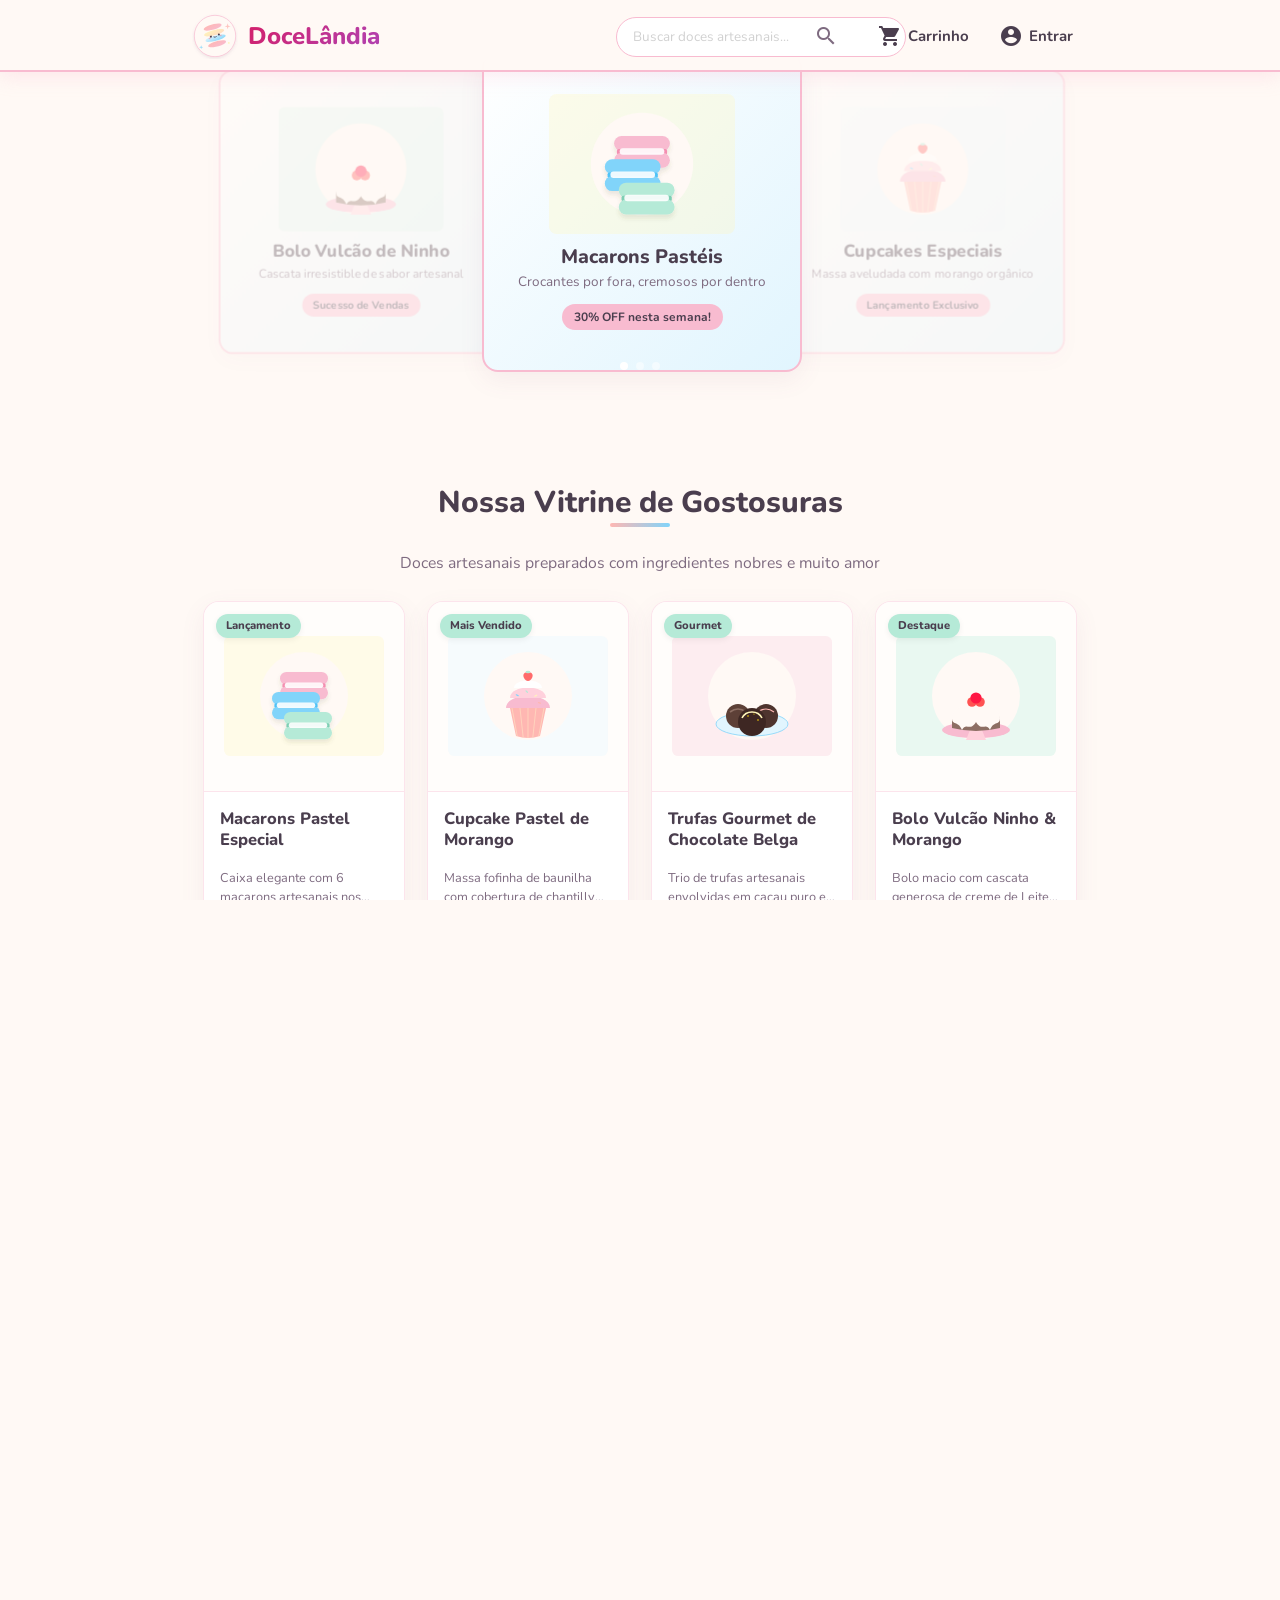
<file: DoceLândia/index.html>
<!DOCTYPE html>
<html lang="pt-BR">
<head>
  <meta charset="UTF-8" />
  <meta name="viewport" content="width=device-width, initial-scale=1.0" />
  <title>DoceLândia - Confeitaria Artesanal & Guloseimas Pastéis</title>
  <meta name="description" content="Vitrine digital da DoceLândia. Encontre os melhores doces artesanais, macarons, cupcakes, bolos e trufas gourmet com entrega rápida." />
  
  <!-- Google Fonts & Material Icons -->
  <link rel="preconnect" href="https://fonts.googleapis.com" />
  <link rel="preconnect" href="https://fonts.gstatic.com" crossorigin />
  <link href="https://fonts.googleapis.com/css2?family=Nunito:wght@400;600;700;800;900&display=swap" rel="stylesheet" />
  <link href="https://fonts.googleapis.com/icon?family=Material+Icons" rel="stylesheet" />

  <!-- Materialize CSS (v1.0.0 via CDN) -->
  <link rel="stylesheet" href="https://cdnjs.cloudflare.com/ajax/libs/materialize/1.0.0/css/materialize.min.css" />

  <!-- Custom CSS -->
  <link rel="stylesheet" href="assets/css/style.css" />
</head>
<body>

  <!-- Dropdown Structure for Logged In User -->
  <ul id="userDropdown" class="dropdown-content c-navbar__dropdown">
    <li><a href="#!" onclick="M.toast({html: 'Perfil do usuário', classes: 'c-toast-success'})"><i class="material-icons">person</i> Meu Perfil</a></li>
    <li><a href="carrinho.html"><i class="material-icons">shopping_bag</i> Meus Pedidos</a></li>
    <li class="divider"></li>
    <li><a href="#!" onclick="logoutUser()"><i class="material-icons">exit_to_app</i> Sair</a></li>
  </ul>

  <!-- Navbar -->
  <header class="navbar-fixed">
    <nav class="c-navbar">
      <div class="nav-wrapper container">
        <!-- Logo -->
        <a href="index.html" class="c-navbar__brand left">
          <img src="assets/images/logo-marshmallow.svg" alt="DoceLândia Marshmallow Logo" class="c-navbar__logo-img" />
          <span class="c-navbar__brand-text">DoceLândia</span>
        </a>

        <!-- Mobile Trigger -->
        <a href="#" data-target="mobileNav" class="sidenav-trigger right hide-on-med-and-up waves-effect waves-light" style="color: var(--color-text-main);">
          <i class="material-icons">menu</i>
        </a>

        <!-- Desktop Navigation Right -->
        <ul class="right hide-on-small-only" style="display: flex; align-items: center;">
          <!-- Search Input -->
          <li class="c-navbar__search">
            <input type="text" id="searchInput" class="c-navbar__search-input" placeholder="Buscar doces artesanais..." />
            <button class="c-navbar__search-btn" aria-label="Pesquisar">
              <i class="material-icons">search</i>
            </button>
          </li>

          <!-- Cart Icon with Badge -->
          <li class="c-navbar__nav-item">
            <a href="carrinho.html" class="c-navbar__link" title="Ver Carrinho">
              <i class="material-icons">shopping_cart</i>
              <span>Carrinho</span>
              <span id="cartBadge" class="c-navbar__cart-badge" style="display:none;">0</span>
            </a>
          </li>

          <!-- User Auth Profile -->
          <span id="navbarAuthContainer" style="display: flex; align-items: center;">
            <li>
              <a href="login.html" class="c-navbar__link">
                <i class="material-icons">account_circle</i>
                <span>Entrar</span>
              </a>
            </li>
          </span>
        </ul>
      </div>
    </nav>
  </header>

  <!-- Mobile Sidenav -->
  <ul class="sidenav" id="mobileNav">
    <li>
      <div class="user-view" style="padding: 20px; background: var(--color-primary-pink);">
        <img src="assets/images/logo-marshmallow.svg" alt="DoceLândia" style="width: 50px;" />
        <span class="white-text name" style="font-weight: 800; font-size: 1.2rem;">DoceLândia</span>
      </div>
    </li>
    <li><a href="index.html"><i class="material-icons">store</i> Início</a></li>
    <li><a href="carrinho.html"><i class="material-icons">shopping_cart</i> Carrinho</a></li>
    <li><a href="login.html"><i class="material-icons">account_circle</i> Entrar / Cadastrar</a></li>
  </ul>

  <!-- Main Content -->
  <main>
    <!-- Hero Showcase Carousel (Promotions / Highlights) -->
    <section class="c-hero">
      <div class="container">
        <div class="carousel c-hero__carousel">
          <!-- Slide 1 -->
          <div class="carousel-item c-hero__item">
            <img src="assets/images/produtos/produto-1.svg" alt="Macarons" class="c-hero__item-img" />
            <h3 class="c-hero__item-title">Macarons Pastéis</h3>
            <p class="c-hero__item-desc">Crocantes por fora, cremosos por dentro</p>
            <span class="c-hero__item-tag">30% OFF nesta semana!</span>
          </div>
          <!-- Slide 2 -->
          <div class="carousel-item c-hero__item">
            <img src="assets/images/produtos/produto-2.svg" alt="Cupcake Morango" class="c-hero__item-img" />
            <h3 class="c-hero__item-title">Cupcakes Especiais</h3>
            <p class="c-hero__item-desc">Massa aveludada com morango orgânico</p>
            <span class="c-hero__item-tag">Lançamento Exclusivo</span>
          </div>
          <!-- Slide 3 -->
          <div class="carousel-item c-hero__item">
            <img src="assets/images/produtos/produto-4.svg" alt="Bolo Vulcão" class="c-hero__item-img" />
            <h3 class="c-hero__item-title">Bolo Vulcão de Ninho</h3>
            <p class="c-hero__item-desc">Cascata irresistible de sabor artesanal</p>
            <span class="c-hero__item-tag">Sucesso de Vendas</span>
          </div>
        </div>
      </div>
    </section>

    <!-- Vitrine Products Grid Section (Exactly 8 Cards) -->
    <section class="container">
      <div class="c-section-header">
        <h2 class="c-section-header__title">Nossa Vitrine de Gostosuras</h2>
        <p class="c-section-header__subtitle">Doces artesanais preparados com ingredientes nobres e muito amor</p>
      </div>

      <!-- 8 Cards Grid injected by app.js -->
      <div class="row" id="productsGrid">
        <!-- Javascript rendering -->
      </div>
    </section>
  </main>

  <!-- Footer -->
  <footer class="c-footer">
    <div class="container">
      <div class="row">
        <div class="col s12 m4">
          <h4 class="c-footer__title">DoceLândia 🍬</h4>
          <p class="c-footer__text">
            Sua vitrine digital de doces artesanais, guloseimas e confeitos pastéis. Levando doçura e alegria para o seu dia a dia!
          </p>
        </div>
        <div class="col s12 m4">
          <h4 class="c-footer__title">Atendimento & Contato</h4>
          <p class="c-footer__text">
            📍 Rua dos Confeitos, 123 - Centro<br />
            📞 (48) 99999-8888<br />
            ✉️ contato@docelandia.com.br
          </p>
        </div>
        <div class="col s12 m4">
          <h4 class="c-footer__title">Redes Sociais</h4>
          <div class="c-footer__social">
            <a href="#!" class="c-footer__social-link" aria-label="Instagram"><i class="material-icons">camera_alt</i></a>
            <a href="#!" class="c-footer__social-link" aria-label="Facebook"><i class="material-icons">thumb_up</i></a>
            <a href="#!" class="c-footer__social-link" aria-label="WhatsApp"><i class="material-icons">chat</i></a>
          </div>
        </div>
      </div>
      <div class="c-footer__copyright">
        © 2026 DoceLândia Confeitaria Artesanal. Todos os direitos reservados.
      </div>
    </div>
  </footer>

  <!-- Materialize JS CDN -->
  <script src="https://cdnjs.cloudflare.com/ajax/libs/materialize/1.0.0/js/materialize.min.js"></script>
  <!-- Custom JS Modules -->
  <script src="assets/js/auth.js"></script>
  <script src="assets/js/cart.js"></script>
  <script src="assets/js/app.js"></script>
</body>
</html>
</file>
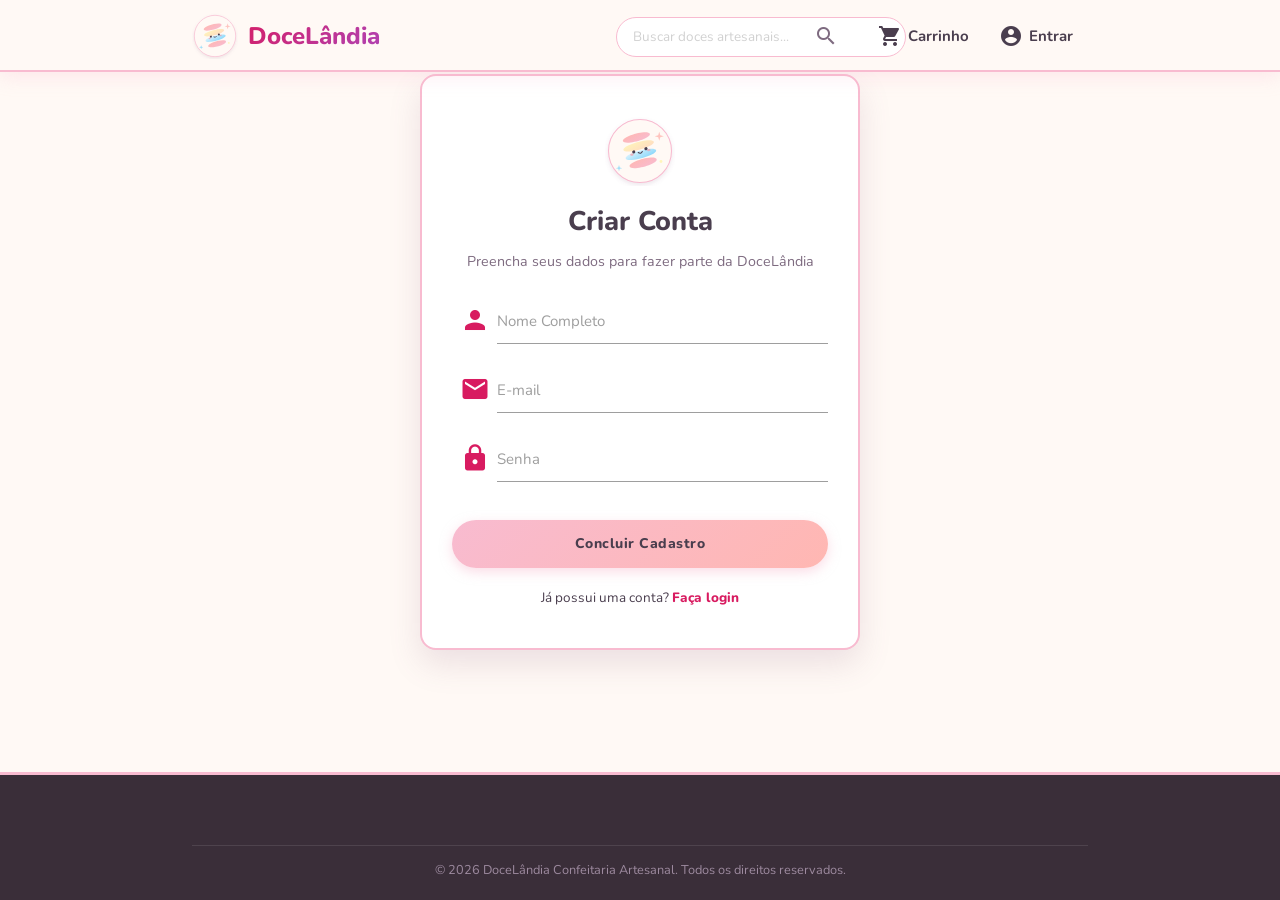
<file: DoceLândia/cadastro.html>
<!DOCTYPE html>
<html lang="pt-BR">
<head>
  <meta charset="UTF-8" />
  <meta name="viewport" content="width=device-width, initial-scale=1.0" />
  <title>Cadastrar - DoceLândia</title>
  <meta name="description" content="Crie sua conta na DoceLândia e aproveite as melhores novidades e ofertas em doces artesanais." />
  
  <!-- Google Fonts & Material Icons -->
  <link rel="preconnect" href="https://fonts.googleapis.com" />
  <link rel="preconnect" href="https://fonts.gstatic.com" crossorigin />
  <link href="https://fonts.googleapis.com/css2?family=Nunito:wght@400;600;700;800;900&display=swap" rel="stylesheet" />
  <link href="https://fonts.googleapis.com/icon?family=Material+Icons" rel="stylesheet" />

  <!-- Materialize CSS -->
  <link rel="stylesheet" href="https://cdnjs.cloudflare.com/ajax/libs/materialize/1.0.0/css/materialize.min.css" />
  <!-- Custom CSS -->
  <link rel="stylesheet" href="assets/css/style.css" />
</head>
<body>

  <!-- User Dropdown Structure -->
  <ul id="userDropdown" class="dropdown-content c-navbar__dropdown">
    <li><a href="#!" onclick="M.toast({html: 'Perfil do usuário', classes: 'c-toast-success'})"><i class="material-icons">person</i> Meu Perfil</a></li>
    <li><a href="carrinho.html"><i class="material-icons">shopping_bag</i> Meus Pedidos</a></li>
    <li class="divider"></li>
    <li><a href="#!" onclick="logoutUser()"><i class="material-icons">exit_to_app</i> Sair</a></li>
  </ul>

  <!-- Navbar -->
  <header class="navbar-fixed">
    <nav class="c-navbar">
      <div class="nav-wrapper container">
        <a href="index.html" class="c-navbar__brand left">
          <img src="assets/images/logo-marshmallow.svg" alt="DoceLândia Marshmallow Logo" class="c-navbar__logo-img" />
          <span class="c-navbar__brand-text">DoceLândia</span>
        </a>

        <a href="#" data-target="mobileNav" class="sidenav-trigger right hide-on-med-and-up waves-effect waves-light" style="color: var(--color-text-main);">
          <i class="material-icons">menu</i>
        </a>

        <ul class="right hide-on-small-only" style="display: flex; align-items: center;">
          <li class="c-navbar__search">
            <input type="text" id="searchInput" class="c-navbar__search-input" placeholder="Buscar doces artesanais..." />
            <button class="c-navbar__search-btn" aria-label="Pesquisar">
              <i class="material-icons">search</i>
            </button>
          </li>

          <li class="c-navbar__nav-item">
            <a href="carrinho.html" class="c-navbar__link" title="Ver Carrinho">
              <i class="material-icons">shopping_cart</i>
              <span>Carrinho</span>
              <span id="cartBadge" class="c-navbar__cart-badge" style="display:none;">0</span>
            </a>
          </li>

          <span id="navbarAuthContainer" style="display: flex; align-items: center;">
            <li>
              <a href="login.html" class="c-navbar__link">
                <i class="material-icons">account_circle</i>
                <span>Entrar</span>
              </a>
            </li>
          </span>
        </ul>
      </div>
    </nav>
  </header>

  <!-- Mobile Sidenav -->
  <ul class="sidenav" id="mobileNav">
    <li>
      <div class="user-view" style="padding: 20px; background: var(--color-primary-pink);">
        <img src="assets/images/logo-marshmallow.svg" alt="DoceLândia" style="width: 50px;" />
        <span class="white-text name" style="font-weight: 800; font-size: 1.2rem;">DoceLândia</span>
      </div>
    </li>
    <li><a href="index.html"><i class="material-icons">store</i> Início</a></li>
    <li><a href="carrinho.html"><i class="material-icons">shopping_cart</i> Carrinho</a></li>
    <li><a href="login.html"><i class="material-icons">account_circle</i> Entrar / Cadastrar</a></li>
  </ul>

  <!-- Main Content Auth -->
  <main class="c-auth-container">
    <div class="c-auth-card">
      <img src="assets/images/logo-marshmallow.svg" alt="DoceLândia" class="c-auth-card__logo" />
      <h1 class="c-auth-card__title">Criar Conta</h1>
      <p class="c-auth-card__subtitle">Preencha seus dados para fazer parte da DoceLândia</p>

      <form id="registerForm" onsubmit="handleRegisterSubmit(event)">
        <div class="input-field align-left">
          <i class="material-icons prefix" style="color: var(--color-pink-dark);">person</i>
          <input type="text" id="regName" required />
          <label for="regName">Nome Completo</label>
        </div>

        <div class="input-field align-left">
          <i class="material-icons prefix" style="color: var(--color-pink-dark);">email</i>
          <input type="email" id="regEmail" required />
          <label for="regEmail">E-mail</label>
        </div>

        <div class="input-field align-left">
          <i class="material-icons prefix" style="color: var(--color-pink-dark);">lock</i>
          <input type="password" id="regPassword" required />
          <label for="regPassword">Senha</label>
        </div>

        <button type="submit" class="btn c-btn c-btn--full" style="height: 48px !important; margin-top: 15px;">
          Concluir Cadastro
        </button>
      </form>

      <div class="c-auth-card__links">
        <span>Já possui uma conta? <a href="login.html" style="font-weight: 800;">Faça login</a></span>
      </div>
    </div>
  </main>

  <!-- Footer -->
  <footer class="c-footer">
    <div class="container">
      <div class="c-footer__copyright">
        © 2026 DoceLândia Confeitaria Artesanal. Todos os direitos reservados.
      </div>
    </div>
  </footer>

  <!-- Materialize JS CDN -->
  <script src="https://cdnjs.cloudflare.com/ajax/libs/materialize/1.0.0/js/materialize.min.js"></script>
  <!-- Custom JS Modules -->
  <script src="assets/js/auth.js"></script>
  <script src="assets/js/cart.js"></script>
  <script src="assets/js/app.js"></script>

  <script>
    function handleRegisterSubmit(e) {
      e.preventDefault();
      const name = document.getElementById('regName').value.trim();
      const email = document.getElementById('regEmail').value.trim();
      const password = document.getElementById('regPassword').value;
      registerUser(name, email, password);
    }
  </script>
</body>
</html>
</file>
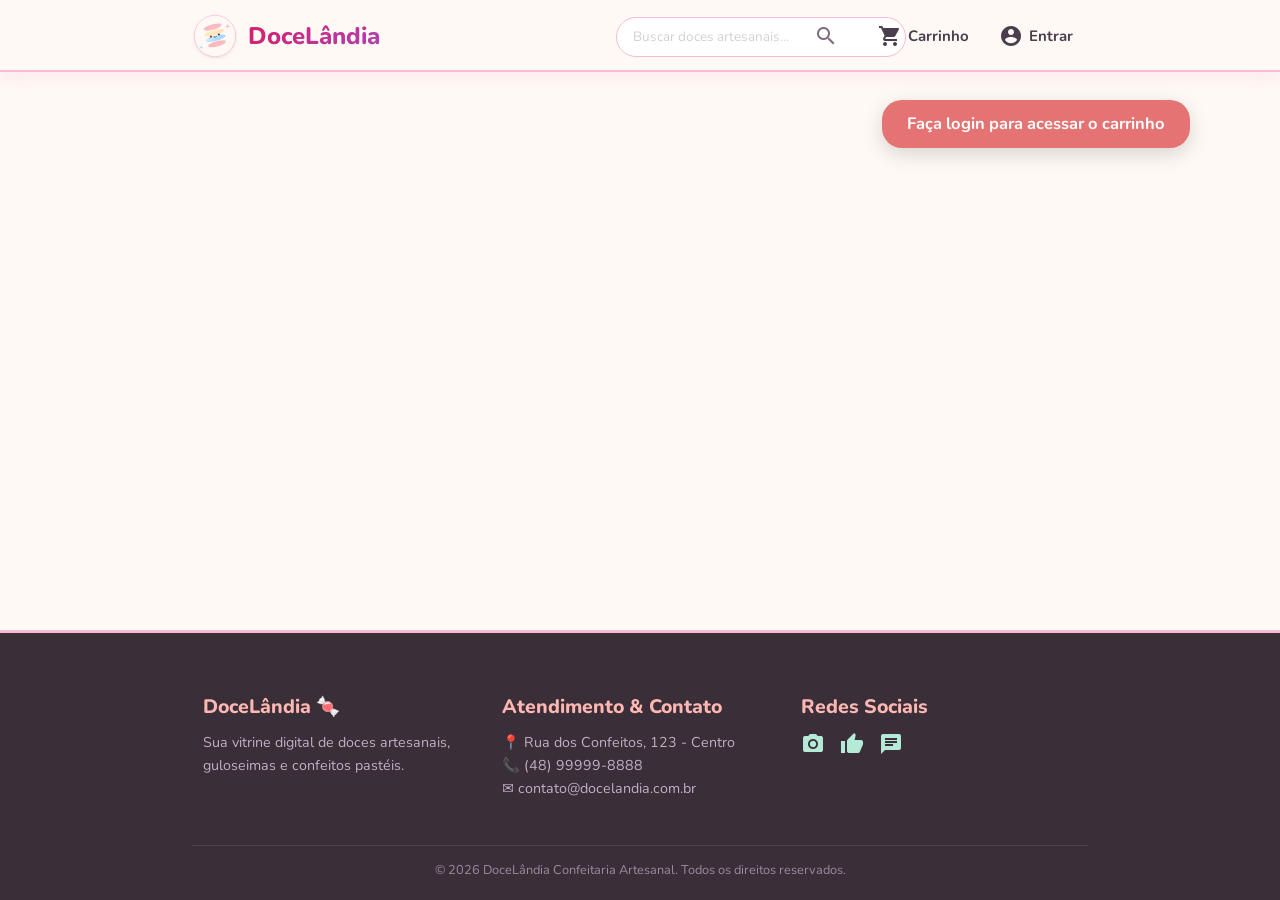
<file: DoceLândia/carrinho.html>
<!DOCTYPE html>
<html lang="pt-BR">
<head>
  <meta charset="UTF-8" />
  <meta name="viewport" content="width=device-width, initial-scale=1.0" />
  <title>Seu Carrinho - DoceLândia</title>
  <meta name="description" content="Confira os doces no seu carrinho de compras, calcule o frete por CEP e finalize o pedido na DoceLândia." />
  
  <!-- Google Fonts & Material Icons -->
  <link rel="preconnect" href="https://fonts.googleapis.com" />
  <link rel="preconnect" href="https://fonts.gstatic.com" crossorigin />
  <link href="https://fonts.googleapis.com/css2?family=Nunito:wght@400;600;700;800;900&display=swap" rel="stylesheet" />
  <link href="https://fonts.googleapis.com/icon?family=Material+Icons" rel="stylesheet" />

  <!-- Materialize CSS -->
  <link rel="stylesheet" href="https://cdnjs.cloudflare.com/ajax/libs/materialize/1.0.0/css/materialize.min.css" />
  <!-- Custom CSS -->
  <link rel="stylesheet" href="assets/css/style.css" />
</head>
<body>

  <!-- User Dropdown Structure -->
  <ul id="userDropdown" class="dropdown-content c-navbar__dropdown">
    <li><a href="#!" onclick="M.toast({html: 'Perfil do usuário', classes: 'c-toast-success'})"><i class="material-icons">person</i> Meu Perfil</a></li>
    <li><a href="carrinho.html"><i class="material-icons">shopping_bag</i> Meus Pedidos</a></li>
    <li class="divider"></li>
    <li><a href="#!" onclick="logoutUser()"><i class="material-icons">exit_to_app</i> Sair</a></li>
  </ul>

  <!-- Navbar Header -->
  <header class="navbar-fixed">
    <nav class="c-navbar">
      <div class="nav-wrapper container">
        <a href="index.html" class="c-navbar__brand left">
          <img src="assets/images/logo-marshmallow.svg" alt="DoceLândia Marshmallow Logo" class="c-navbar__logo-img" />
          <span class="c-navbar__brand-text">DoceLândia</span>
        </a>

        <a href="#" data-target="mobileNav" class="sidenav-trigger right hide-on-med-and-up waves-effect waves-light" style="color: var(--color-text-main);">
          <i class="material-icons">menu</i>
        </a>

        <ul class="right hide-on-small-only" style="display: flex; align-items: center;">
          <li class="c-navbar__search">
            <input type="text" id="searchInput" class="c-navbar__search-input" placeholder="Buscar doces artesanais..." />
            <button class="c-navbar__search-btn" aria-label="Pesquisar">
              <i class="material-icons">search</i>
            </button>
          </li>

          <li class="c-navbar__nav-item">
            <a href="carrinho.html" class="c-navbar__link" title="Ver Carrinho">
              <i class="material-icons">shopping_cart</i>
              <span>Carrinho</span>
              <span id="cartBadge" class="c-navbar__cart-badge" style="display:none;">0</span>
            </a>
          </li>

          <span id="navbarAuthContainer" style="display: flex; align-items: center;">
            <li>
              <a href="login.html" class="c-navbar__link">
                <i class="material-icons">account_circle</i>
                <span>Entrar</span>
              </a>
            </li>
          </span>
        </ul>
      </div>
    </nav>
  </header>

  <!-- Mobile Sidenav -->
  <ul class="sidenav" id="mobileNav">
    <li>
      <div class="user-view" style="padding: 20px; background: var(--color-primary-pink);">
        <img src="assets/images/logo-marshmallow.svg" alt="DoceLândia" style="width: 50px;" />
        <span class="white-text name" style="font-weight: 800; font-size: 1.2rem;">DoceLândia</span>
      </div>
    </li>
    <li><a href="index.html"><i class="material-icons">store</i> Início</a></li>
    <li><a href="carrinho.html"><i class="material-icons">shopping_cart</i> Carrinho</a></li>
    <li><a href="login.html"><i class="material-icons">account_circle</i> Entrar / Cadastrar</a></li>
  </ul>

  <!-- Main Content -->
  <main class="container">
    <div id="cartPageContainer">
      <!-- Injected dynamically by app.js -->
    </div>
  </main>

  <!-- Footer -->
  <footer class="c-footer">
    <div class="container">
      <div class="row">
        <div class="col s12 m4">
          <h4 class="c-footer__title">DoceLândia 🍬</h4>
          <p class="c-footer__text">
            Sua vitrine digital de doces artesanais, guloseimas e confeitos pastéis.
          </p>
        </div>
        <div class="col s12 m4">
          <h4 class="c-footer__title">Atendimento & Contato</h4>
          <p class="c-footer__text">
            📍 Rua dos Confeitos, 123 - Centro<br />
            📞 (48) 99999-8888<br />
            ✉️ contato@docelandia.com.br
          </p>
        </div>
        <div class="col s12 m4">
          <h4 class="c-footer__title">Redes Sociais</h4>
          <div class="c-footer__social">
            <a href="#!" class="c-footer__social-link" aria-label="Instagram"><i class="material-icons">camera_alt</i></a>
            <a href="#!" class="c-footer__social-link" aria-label="Facebook"><i class="material-icons">thumb_up</i></a>
            <a href="#!" class="c-footer__social-link" aria-label="WhatsApp"><i class="material-icons">chat</i></a>
          </div>
        </div>
      </div>
      <div class="c-footer__copyright">
        © 2026 DoceLândia Confeitaria Artesanal. Todos os direitos reservados.
      </div>
    </div>
  </footer>

  <!-- Materialize JS CDN -->
  <script src="https://cdnjs.cloudflare.com/ajax/libs/materialize/1.0.0/js/materialize.min.js"></script>
  <!-- Custom JS Modules -->
  <script src="assets/js/auth.js"></script>
  <script src="assets/js/cart.js"></script>
  <script src="assets/js/app.js"></script>
</body>
</html>
</file>
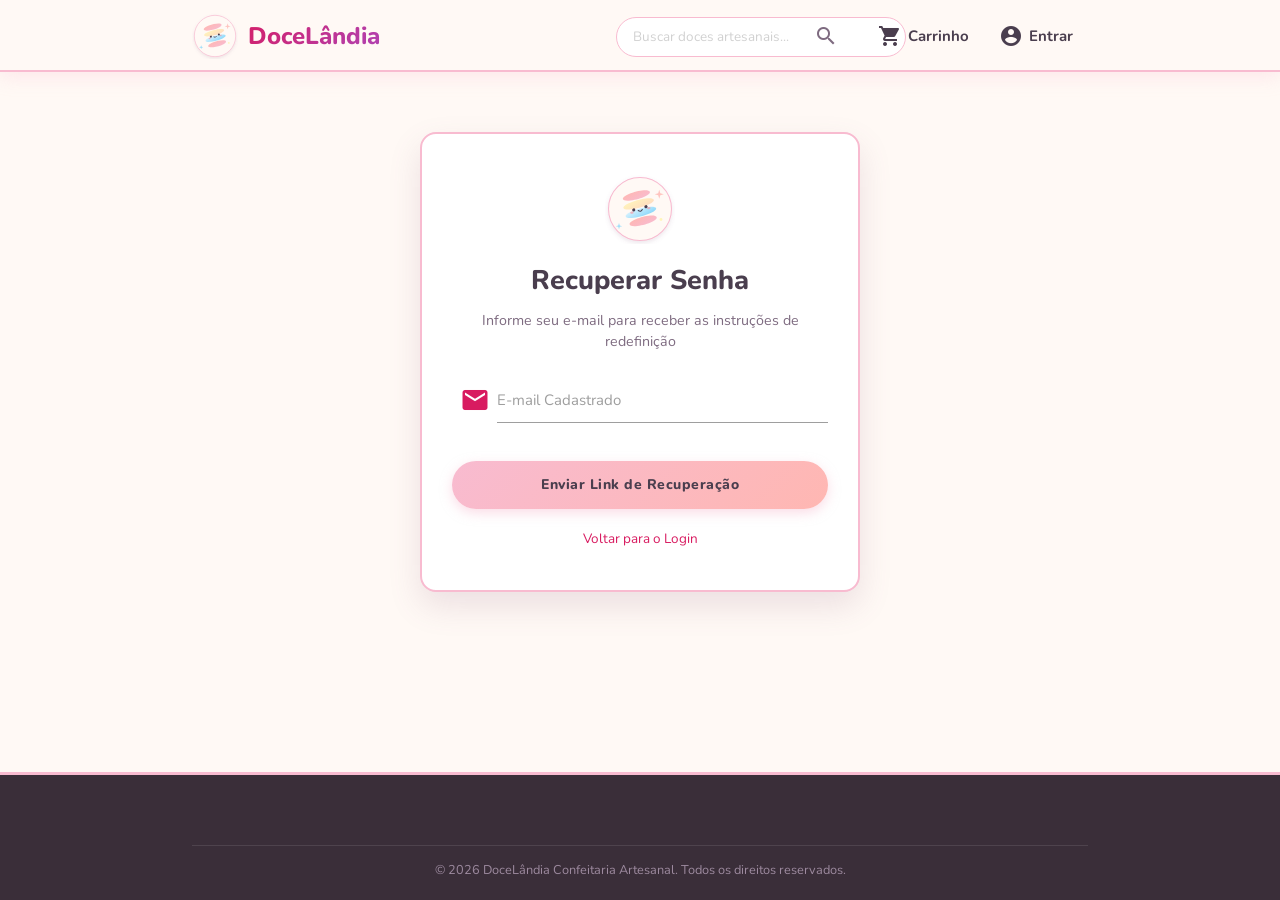
<file: DoceLândia/esqueci-senha.html>
<!DOCTYPE html>
<html lang="pt-BR">
<head>
  <meta charset="UTF-8" />
  <meta name="viewport" content="width=device-width, initial-scale=1.0" />
  <title>Recuperar Senha - DoceLândia</title>
  <meta name="description" content="Recupere o acesso à sua conta DoceLândia de forma rápida e segura." />
  
  <!-- Google Fonts & Material Icons -->
  <link rel="preconnect" href="https://fonts.googleapis.com" />
  <link rel="preconnect" href="https://fonts.gstatic.com" crossorigin />
  <link href="https://fonts.googleapis.com/css2?family=Nunito:wght@400;600;700;800;900&display=swap" rel="stylesheet" />
  <link href="https://fonts.googleapis.com/icon?family=Material+Icons" rel="stylesheet" />

  <!-- Materialize CSS -->
  <link rel="stylesheet" href="https://cdnjs.cloudflare.com/ajax/libs/materialize/1.0.0/css/materialize.min.css" />
  <!-- Custom CSS -->
  <link rel="stylesheet" href="assets/css/style.css" />
</head>
<body>

  <!-- User Dropdown Structure -->
  <ul id="userDropdown" class="dropdown-content c-navbar__dropdown">
    <li><a href="#!" onclick="M.toast({html: 'Perfil do usuário', classes: 'c-toast-success'})"><i class="material-icons">person</i> Meu Perfil</a></li>
    <li><a href="carrinho.html"><i class="material-icons">shopping_bag</i> Meus Pedidos</a></li>
    <li class="divider"></li>
    <li><a href="#!" onclick="logoutUser()"><i class="material-icons">exit_to_app</i> Sair</a></li>
  </ul>

  <!-- Navbar -->
  <header class="navbar-fixed">
    <nav class="c-navbar">
      <div class="nav-wrapper container">
        <a href="index.html" class="c-navbar__brand left">
          <img src="assets/images/logo-marshmallow.svg" alt="DoceLândia Marshmallow Logo" class="c-navbar__logo-img" />
          <span class="c-navbar__brand-text">DoceLândia</span>
        </a>

        <a href="#" data-target="mobileNav" class="sidenav-trigger right hide-on-med-and-up waves-effect waves-light" style="color: var(--color-text-main);">
          <i class="material-icons">menu</i>
        </a>

        <ul class="right hide-on-small-only" style="display: flex; align-items: center;">
          <li class="c-navbar__search">
            <input type="text" id="searchInput" class="c-navbar__search-input" placeholder="Buscar doces artesanais..." />
            <button class="c-navbar__search-btn" aria-label="Pesquisar">
              <i class="material-icons">search</i>
            </button>
          </li>

          <li class="c-navbar__nav-item">
            <a href="carrinho.html" class="c-navbar__link" title="Ver Carrinho">
              <i class="material-icons">shopping_cart</i>
              <span>Carrinho</span>
              <span id="cartBadge" class="c-navbar__cart-badge" style="display:none;">0</span>
            </a>
          </li>

          <span id="navbarAuthContainer" style="display: flex; align-items: center;">
            <li>
              <a href="login.html" class="c-navbar__link">
                <i class="material-icons">account_circle</i>
                <span>Entrar</span>
              </a>
            </li>
          </span>
        </ul>
      </div>
    </nav>
  </header>

  <!-- Mobile Sidenav -->
  <ul class="sidenav" id="mobileNav">
    <li>
      <div class="user-view" style="padding: 20px; background: var(--color-primary-pink);">
        <img src="assets/images/logo-marshmallow.svg" alt="DoceLândia" style="width: 50px;" />
        <span class="white-text name" style="font-weight: 800; font-size: 1.2rem;">DoceLândia</span>
      </div>
    </li>
    <li><a href="index.html"><i class="material-icons">store</i> Início</a></li>
    <li><a href="carrinho.html"><i class="material-icons">shopping_cart</i> Carrinho</a></li>
    <li><a href="login.html"><i class="material-icons">account_circle</i> Entrar / Cadastrar</a></li>
  </ul>

  <!-- Main Content Auth -->
  <main class="c-auth-container">
    <div class="c-auth-card">
      <img src="assets/images/logo-marshmallow.svg" alt="DoceLândia" class="c-auth-card__logo" />
      <h1 class="c-auth-card__title">Recuperar Senha</h1>
      <p class="c-auth-card__subtitle">Informe seu e-mail para receber as instruções de redefinição</p>

      <form id="resetForm" onsubmit="handleResetSubmit(event)">
        <div class="input-field align-left">
          <i class="material-icons prefix" style="color: var(--color-pink-dark);">email</i>
          <input type="email" id="resetEmail" required />
          <label for="resetEmail">E-mail Cadastrado</label>
        </div>

        <button type="submit" class="btn c-btn c-btn--full" style="height: 48px !important; margin-top: 15px;">
          Enviar Link de Recuperação
        </button>
      </form>

      <div class="c-auth-card__links">
        <a href="login.html">Voltar para o Login</a>
      </div>
    </div>
  </main>

  <!-- Footer -->
  <footer class="c-footer">
    <div class="container">
      <div class="c-footer__copyright">
        © 2026 DoceLândia Confeitaria Artesanal. Todos os direitos reservados.
      </div>
    </div>
  </footer>

  <!-- Materialize JS CDN -->
  <script src="https://cdnjs.cloudflare.com/ajax/libs/materialize/1.0.0/js/materialize.min.js"></script>
  <!-- Custom JS Modules -->
  <script src="assets/js/auth.js"></script>
  <script src="assets/js/cart.js"></script>
  <script src="assets/js/app.js"></script>

  <script>
    function handleResetSubmit(e) {
      e.preventDefault();
      const email = document.getElementById('resetEmail').value.trim();
      resetPasswordUser(email);
    }
  </script>
</body>
</html>
</file>
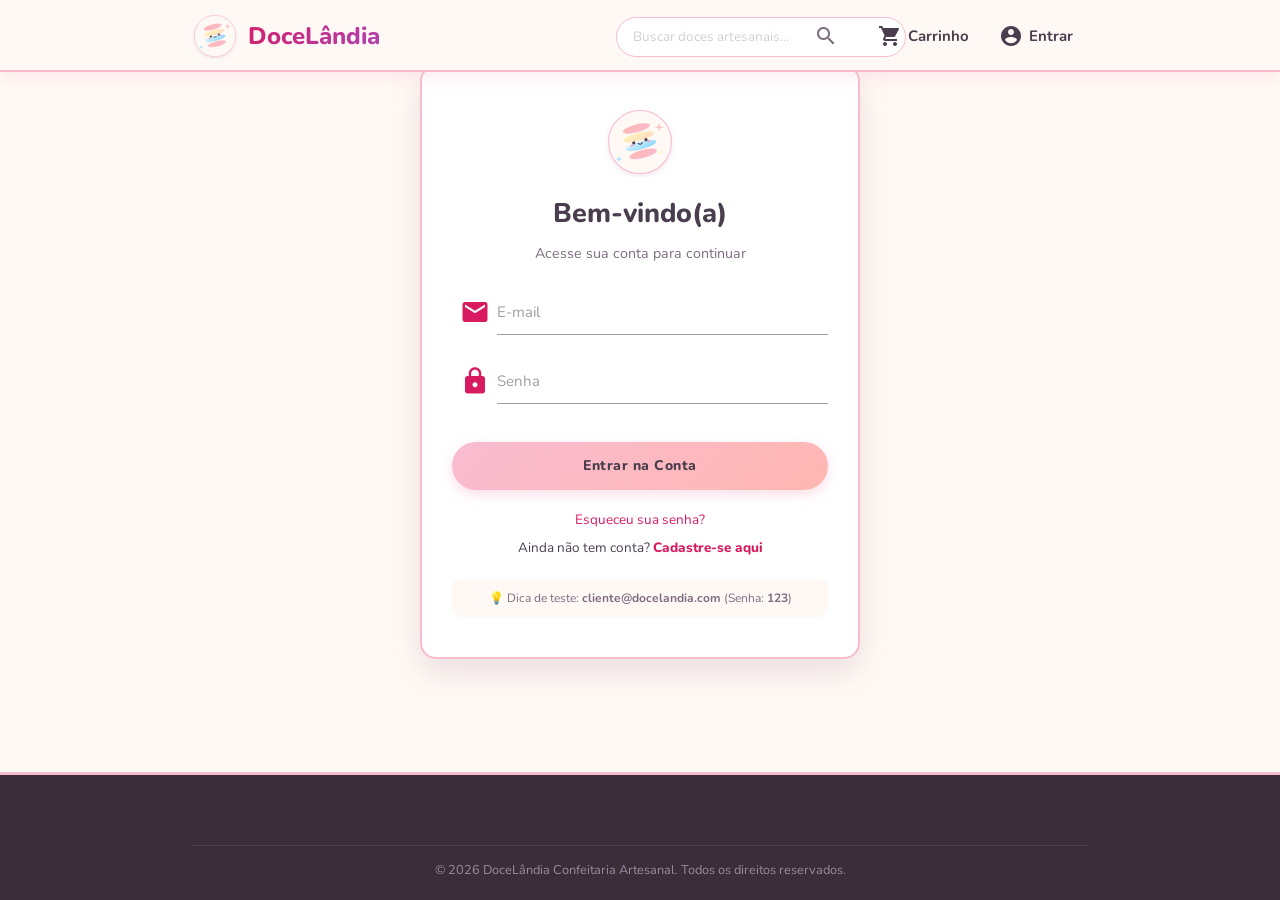
<file: DoceLândia/login.html>
<!DOCTYPE html>
<html lang="pt-BR">
<head>
  <meta charset="UTF-8" />
  <meta name="viewport" content="width=device-width, initial-scale=1.0" />
  <title>Entrar - DoceLândia</title>
  <meta name="description" content="Acesse sua conta na DoceLândia para fazer pedidos e acompanhar seus doces." />
  
  <!-- Google Fonts & Material Icons -->
  <link rel="preconnect" href="https://fonts.googleapis.com" />
  <link rel="preconnect" href="https://fonts.gstatic.com" crossorigin />
  <link href="https://fonts.googleapis.com/css2?family=Nunito:wght@400;600;700;800;900&display=swap" rel="stylesheet" />
  <link href="https://fonts.googleapis.com/icon?family=Material+Icons" rel="stylesheet" />

  <!-- Materialize CSS -->
  <link rel="stylesheet" href="https://cdnjs.cloudflare.com/ajax/libs/materialize/1.0.0/css/materialize.min.css" />
  <!-- Custom CSS -->
  <link rel="stylesheet" href="assets/css/style.css" />
</head>
<body>

  <!-- User Dropdown Structure -->
  <ul id="userDropdown" class="dropdown-content c-navbar__dropdown">
    <li><a href="#!" onclick="M.toast({html: 'Perfil do usuário', classes: 'c-toast-success'})"><i class="material-icons">person</i> Meu Perfil</a></li>
    <li><a href="carrinho.html"><i class="material-icons">shopping_bag</i> Meus Pedidos</a></li>
    <li class="divider"></li>
    <li><a href="#!" onclick="logoutUser()"><i class="material-icons">exit_to_app</i> Sair</a></li>
  </ul>

  <!-- Navbar -->
  <header class="navbar-fixed">
    <nav class="c-navbar">
      <div class="nav-wrapper container">
        <a href="index.html" class="c-navbar__brand left">
          <img src="assets/images/logo-marshmallow.svg" alt="DoceLândia Marshmallow Logo" class="c-navbar__logo-img" />
          <span class="c-navbar__brand-text">DoceLândia</span>
        </a>

        <a href="#" data-target="mobileNav" class="sidenav-trigger right hide-on-med-and-up waves-effect waves-light" style="color: var(--color-text-main);">
          <i class="material-icons">menu</i>
        </a>

        <ul class="right hide-on-small-only" style="display: flex; align-items: center;">
          <li class="c-navbar__search">
            <input type="text" id="searchInput" class="c-navbar__search-input" placeholder="Buscar doces artesanais..." />
            <button class="c-navbar__search-btn" aria-label="Pesquisar">
              <i class="material-icons">search</i>
            </button>
          </li>

          <li class="c-navbar__nav-item">
            <a href="carrinho.html" class="c-navbar__link" title="Ver Carrinho">
              <i class="material-icons">shopping_cart</i>
              <span>Carrinho</span>
              <span id="cartBadge" class="c-navbar__cart-badge" style="display:none;">0</span>
            </a>
          </li>

          <span id="navbarAuthContainer" style="display: flex; align-items: center;">
            <li>
              <a href="login.html" class="c-navbar__link">
                <i class="material-icons">account_circle</i>
                <span>Entrar</span>
              </a>
            </li>
          </span>
        </ul>
      </div>
    </nav>
  </header>

  <!-- Mobile Sidenav -->
  <ul class="sidenav" id="mobileNav">
    <li>
      <div class="user-view" style="padding: 20px; background: var(--color-primary-pink);">
        <img src="assets/images/logo-marshmallow.svg" alt="DoceLândia" style="width: 50px;" />
        <span class="white-text name" style="font-weight: 800; font-size: 1.2rem;">DoceLândia</span>
      </div>
    </li>
    <li><a href="index.html"><i class="material-icons">store</i> Início</a></li>
    <li><a href="carrinho.html"><i class="material-icons">shopping_cart</i> Carrinho</a></li>
    <li><a href="login.html"><i class="material-icons">account_circle</i> Entrar / Cadastrar</a></li>
  </ul>

  <!-- Main Content Auth -->
  <main class="c-auth-container">
    <div class="c-auth-card">
      <img src="assets/images/logo-marshmallow.svg" alt="DoceLândia" class="c-auth-card__logo" />
      <h1 class="c-auth-card__title">Bem-vindo(a)</h1>
      <p class="c-auth-card__subtitle">Acesse sua conta para continuar</p>

      <form id="loginForm" onsubmit="handleLoginSubmit(event)">
        <div class="input-field align-left">
          <i class="material-icons prefix" style="color: var(--color-pink-dark);">email</i>
          <input type="email" id="loginEmail" required />
          <label for="loginEmail">E-mail</label>
        </div>

        <div class="input-field align-left">
          <i class="material-icons prefix" style="color: var(--color-pink-dark);">lock</i>
          <input type="password" id="loginPassword" required />
          <label for="loginPassword">Senha</label>
        </div>

        <button type="submit" class="btn c-btn c-btn--full" style="height: 48px !important; margin-top: 15px;">
          Entrar na Conta
        </button>
      </form>

      <div class="c-auth-card__links">
        <a href="esqueci-senha.html">Esqueceu sua senha?</a>
        <span>Ainda não tem conta? <a href="cadastro.html" style="font-weight: 800;">Cadastre-se aqui</a></span>
      </div>

      <div style="margin-top: 20px; padding: 10px; background: var(--color-bg-cream); border-radius: 8px; font-size: 0.8rem; color: var(--color-text-muted);">
        💡 Dica de teste: <b>cliente@docelandia.com</b> (Senha: <b>123</b>)
      </div>
    </div>
  </main>

  <!-- Footer -->
  <footer class="c-footer">
    <div class="container">
      <div class="c-footer__copyright">
        © 2026 DoceLândia Confeitaria Artesanal. Todos os direitos reservados.
      </div>
    </div>
  </footer>

  <!-- Materialize JS CDN -->
  <script src="https://cdnjs.cloudflare.com/ajax/libs/materialize/1.0.0/js/materialize.min.js"></script>
  <!-- Custom JS Modules -->
  <script src="assets/js/auth.js"></script>
  <script src="assets/js/cart.js"></script>
  <script src="assets/js/app.js"></script>

  <script>
    function handleLoginSubmit(e) {
      e.preventDefault();
      const email = document.getElementById('loginEmail').value.trim();
      const password = document.getElementById('loginPassword').value;
      loginUser(email, password);
    }
  </script>
</body>
</html>
</file>
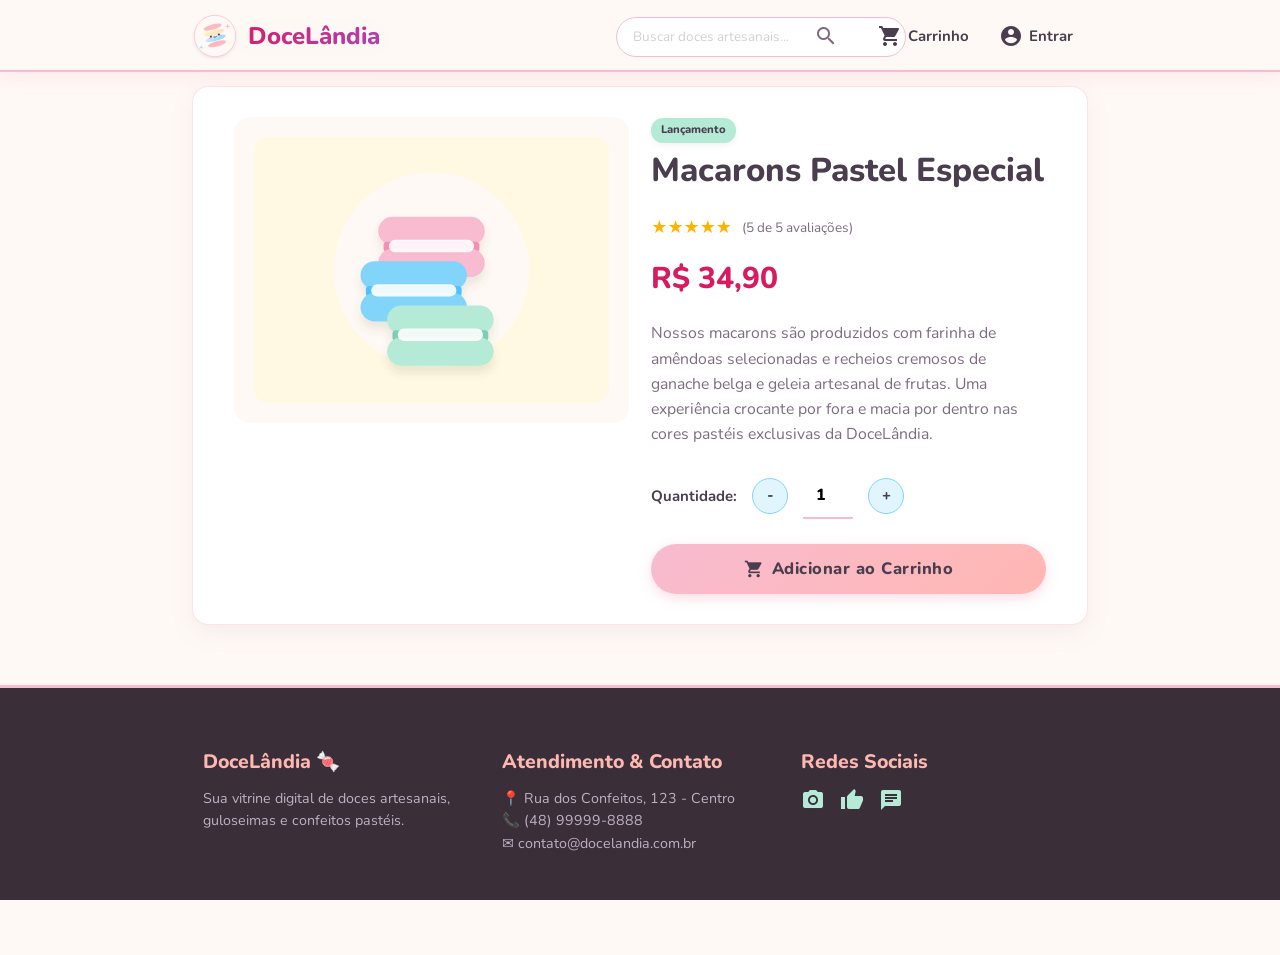
<file: DoceLândia/produto.html>
<!DOCTYPE html>
<html lang="pt-BR">
<head>
  <meta charset="UTF-8" />
  <meta name="viewport" content="width=device-width, initial-scale=1.0" />
  <title>Detalhes do Doce - DoceLândia</title>
  <meta name="description" content="Confira os detalhes, ingredientes e valores do produto selecionado na DoceLândia." />
  
  <!-- Google Fonts & Material Icons -->
  <link rel="preconnect" href="https://fonts.googleapis.com" />
  <link rel="preconnect" href="https://fonts.gstatic.com" crossorigin />
  <link href="https://fonts.googleapis.com/css2?family=Nunito:wght@400;600;700;800;900&display=swap" rel="stylesheet" />
  <link href="https://fonts.googleapis.com/icon?family=Material+Icons" rel="stylesheet" />

  <!-- Materialize CSS -->
  <link rel="stylesheet" href="https://cdnjs.cloudflare.com/ajax/libs/materialize/1.0.0/css/materialize.min.css" />
  <!-- Custom CSS -->
  <link rel="stylesheet" href="assets/css/style.css" />
</head>
<body>

  <!-- User Dropdown Structure -->
  <ul id="userDropdown" class="dropdown-content c-navbar__dropdown">
    <li><a href="#!" onclick="M.toast({html: 'Perfil do usuário', classes: 'c-toast-success'})"><i class="material-icons">person</i> Meu Perfil</a></li>
    <li><a href="carrinho.html"><i class="material-icons">shopping_bag</i> Meus Pedidos</a></li>
    <li class="divider"></li>
    <li><a href="#!" onclick="logoutUser()"><i class="material-icons">exit_to_app</i> Sair</a></li>
  </ul>

  <!-- Navbar -->
  <header class="navbar-fixed">
    <nav class="c-navbar">
      <div class="nav-wrapper container">
        <a href="index.html" class="c-navbar__brand left">
          <img src="assets/images/logo-marshmallow.svg" alt="DoceLândia Marshmallow Logo" class="c-navbar__logo-img" />
          <span class="c-navbar__brand-text">DoceLândia</span>
        </a>

        <a href="#" data-target="mobileNav" class="sidenav-trigger right hide-on-med-and-up waves-effect waves-light" style="color: var(--color-text-main);">
          <i class="material-icons">menu</i>
        </a>

        <ul class="right hide-on-small-only" style="display: flex; align-items: center;">
          <li class="c-navbar__search">
            <input type="text" id="searchInput" class="c-navbar__search-input" placeholder="Buscar doces artesanais..." />
            <button class="c-navbar__search-btn" aria-label="Pesquisar">
              <i class="material-icons">search</i>
            </button>
          </li>

          <li class="c-navbar__nav-item">
            <a href="carrinho.html" class="c-navbar__link" title="Ver Carrinho">
              <i class="material-icons">shopping_cart</i>
              <span>Carrinho</span>
              <span id="cartBadge" class="c-navbar__cart-badge" style="display:none;">0</span>
            </a>
          </li>

          <span id="navbarAuthContainer" style="display: flex; align-items: center;">
            <li>
              <a href="login.html" class="c-navbar__link">
                <i class="material-icons">account_circle</i>
                <span>Entrar</span>
              </a>
            </li>
          </span>
        </ul>
      </div>
    </nav>
  </header>

  <!-- Mobile Sidenav -->
  <ul class="sidenav" id="mobileNav">
    <li>
      <div class="user-view" style="padding: 20px; background: var(--color-primary-pink);">
        <img src="assets/images/logo-marshmallow.svg" alt="DoceLândia" style="width: 50px;" />
        <span class="white-text name" style="font-weight: 800; font-size: 1.2rem;">DoceLândia</span>
      </div>
    </li>
    <li><a href="index.html"><i class="material-icons">store</i> Início</a></li>
    <li><a href="carrinho.html"><i class="material-icons">shopping_cart</i> Carrinho</a></li>
    <li><a href="login.html"><i class="material-icons">account_circle</i> Entrar / Cadastrar</a></li>
  </ul>

  <!-- Main Content -->
  <main class="container">
    <div style="margin-top: 20px;">
      <a href="index.html" class="btn c-btn c-btn--secondary" style="height: 36px !important; line-height: 36px !important;">
        <i class="material-icons">arrow_back</i> Voltar para a Loja
      </a>
    </div>

    <!-- Product Detail Container populated by app.js -->
    <div id="productDetailContainer">
      <!-- Injected by JavaScript -->
    </div>
  </main>

  <!-- Footer -->
  <footer class="c-footer">
    <div class="container">
      <div class="row">
        <div class="col s12 m4">
          <h4 class="c-footer__title">DoceLândia 🍬</h4>
          <p class="c-footer__text">
            Sua vitrine digital de doces artesanais, guloseimas e confeitos pastéis.
          </p>
        </div>
        <div class="col s12 m4">
          <h4 class="c-footer__title">Atendimento & Contato</h4>
          <p class="c-footer__text">
            📍 Rua dos Confeitos, 123 - Centro<br />
            📞 (48) 99999-8888<br />
            ✉️ contato@docelandia.com.br
          </p>
        </div>
        <div class="col s12 m4">
          <h4 class="c-footer__title">Redes Sociais</h4>
          <div class="c-footer__social">
            <a href="#!" class="c-footer__social-link" aria-label="Instagram"><i class="material-icons">camera_alt</i></a>
            <a href="#!" class="c-footer__social-link" aria-label="Facebook"><i class="material-icons">thumb_up</i></a>
            <a href="#!" class="c-footer__social-link" aria-label="WhatsApp"><i class="material-icons">chat</i></a>
          </div>
        </div>
      </div>
      <div class="c-footer__copyright">
        © 2026 DoceLândia Confeitaria Artesanal. Todos os direitos reservados.
      </div>
    </div>
  </footer>

  <!-- Materialize JS CDN -->
  <script src="https://cdnjs.cloudflare.com/ajax/libs/materialize/1.0.0/js/materialize.min.js"></script>
  <!-- Custom JS Modules -->
  <script src="assets/js/auth.js"></script>
  <script src="assets/js/cart.js"></script>
  <script src="assets/js/app.js"></script>
</body>
</html>
</file>
<file: DoceLândia/assets/css/style.css>
/* ==========================================================================
   DoceLândia - Custom CSS (BEM Architecture + Materialize CSS Overrides)
   ========================================================================== */

/* --- Custom Properties / Design Tokens --- */
:root {
  --color-primary-pink: #F8BBD0;
  --color-pink-accent: #FFB7B2;
  --color-pink-dark: #D81B60;
  
  --color-primary-blue: #B5EAD7;
  --color-blue-soft: #E1F5FE;
  --color-blue-accent: #81D4FA;

  --color-yellow-soft: #FFF5BA;
  --color-bg-cream: #FFF9F5;
  --color-card-bg: #FFFFFF;

  --color-text-main: #4A3E4E;
  --color-text-muted: #7E6B80;
  --color-footer-bg: #3A2E39;
  --color-footer-text: #EAE6EB;

  --shadow-soft: 0 8px 24px rgba(136, 94, 125, 0.08);
  --shadow-hover: 0 14px 32px rgba(136, 94, 125, 0.16);

  --font-family-base: 'Nunito', 'Outfit', system-ui, -apple-system, sans-serif;
  --radius-lg: 16px;
  --radius-sm: 8px;
}

/* --- Global Reset & Base Setup --- */
* {
  box-sizing: border-box;
}

html, body {
  height: 100%;
  margin: 0;
  padding: 0;
  font-family: var(--font-family-base);
  background-color: var(--color-bg-cream);
  color: var(--color-text-main);
  min-width: 320px;
  overflow-x: hidden;
}

body {
  display: flex;
  flex-direction: column;
  min-height: 100vh;
}

main {
  flex: 1 0 auto;
}

/* Materialize Font Override */
body, button, input, select, textarea {
  font-family: var(--font-family-base);
}

/* Link Aesthetics */
a {
  color: var(--color-pink-dark);
  transition: opacity 0.2s ease;
}

a:hover {
  opacity: 0.85;
}

/* ==========================================================================
   BLOCK: Navbar (.c-navbar)
   ========================================================================== */
.c-navbar {
  background-color: rgba(255, 249, 245, 0.95) !important;
  backdrop-filter: blur(10px);
  border-bottom: 2px solid var(--color-primary-pink);
  box-shadow: 0 4px 18px rgba(248, 187, 208, 0.3) !important;
  height: 72px;
  line-height: 72px;
}

.c-navbar__brand {
  display: flex;
  align-items: center;
  gap: 10px;
  font-weight: 800;
  font-size: 1.6rem;
  color: var(--color-text-main) !important;
  text-decoration: none;
}

.c-navbar__logo-img {
  height: 46px;
  width: 46px;
  transition: transform 0.3s cubic-bezier(0.34, 1.56, 0.64, 1);
}

.c-navbar__brand:hover .c-navbar__logo-img {
  transform: rotate(12deg) scale(1.1);
}

.c-navbar__brand-text {
  background: linear-gradient(135deg, var(--color-pink-dark) 0%, #AB47BC 100%);
  -webkit-background-clip: text;
  -webkit-text-fill-color: transparent;
}

.c-navbar__search {
  margin: 0 15px;
  position: relative;
  max-width: 320px;
}

.c-navbar__search-input {
  background: var(--color-card-bg) !important;
  border: 1px solid var(--color-primary-pink) !important;
  border-radius: 25px !important;
  padding: 0 40px 0 16px !important;
  height: 38px !important;
  margin: 0 !important;
  font-size: 0.9rem !important;
  box-shadow: none !important;
  color: var(--color-text-main) !important;
}

.c-navbar__search-btn {
  position: absolute;
  right: 10px;
  top: 50%;
  transform: translateY(-50%);
  background: none;
  border: none;
  color: var(--color-text-muted);
  cursor: pointer;
  padding: 0;
  display: flex;
  align-items: center;
}

.c-navbar__nav-item {
  position: relative;
}

.c-navbar__link {
  color: var(--color-text-main) !important;
  font-weight: 700;
  display: flex;
  align-items: center;
  gap: 6px;
  padding: 0 15px !important;
}

.c-navbar__cart-badge {
  background-color: var(--color-pink-dark) !important;
  color: #fff !important;
  font-size: 0.75rem !important;
  font-weight: 800 !important;
  border-radius: 12px !important;
  padding: 2px 8px !important;
  margin-left: 4px;
  box-shadow: 0 2px 6px rgba(216, 27, 96, 0.4);
}

/* User Dropdown Custom Styling */
.c-navbar__dropdown {
  border-radius: var(--radius-sm);
  overflow: hidden;
  box-shadow: var(--shadow-soft) !important;
  min-width: 180px !important;
}

.c-navbar__dropdown li > a {
  color: var(--color-text-main) !important;
  font-weight: 600;
  padding: 12px 16px;
  display: flex;
  align-items: center;
  gap: 8px;
}

.c-navbar__dropdown li > a:hover {
  background-color: var(--color-blue-soft);
}

/* Sidenav Pastel Overrides */
.sidenav {
  background-color: var(--color-bg-cream) !important;
}

.sidenav li > a {
  color: var(--color-text-main) !important;
  font-weight: 700;
}

/* ==========================================================================
   BLOCK: Hero Carousel (.c-hero)
   ========================================================================== */
.c-hero {
  position: relative;
  padding: 20px 0 10px 0;
}

.c-hero__carousel.carousel {
  height: 380px !important;
  perspective: 800px;
}

.c-hero__item.carousel-item {
  width: 320px !important;
  height: 320px !important;
  background: linear-gradient(135deg, #FFFFFF 0%, var(--color-blue-soft) 100%);
  border-radius: var(--radius-lg);
  box-shadow: var(--shadow-soft);
  padding: 24px;
  display: flex;
  flex-direction: column;
  justify-content: center;
  align-items: center;
  text-align: center;
  border: 2px solid var(--color-primary-pink);
}

.c-hero__item-img {
  height: 140px;
  width: auto;
  margin-bottom: 12px;
  object-fit: contain;
}

.c-hero__item-title {
  font-size: 1.3rem;
  font-weight: 800;
  color: var(--color-text-main);
  margin: 0 0 4px 0;
}

.c-hero__item-desc {
  font-size: 0.9rem;
  color: var(--color-text-muted);
  margin: 0 0 12px 0;
}

.c-hero__item-tag {
  background-color: var(--color-primary-pink);
  color: var(--color-text-main);
  font-weight: 700;
  font-size: 0.8rem;
  padding: 4px 12px;
  border-radius: 20px;
}

/* ==========================================================================
   BLOCK: Section Header (.c-section-header)
   ========================================================================== */
.c-section-header {
  text-align: center;
  margin: 40px 0 25px 0;
}

.c-section-header__title {
  font-size: 2rem;
  font-weight: 800;
  color: var(--color-text-main);
  position: relative;
  display: inline-block;
}

.c-section-header__title::after {
  content: '';
  position: absolute;
  bottom: -8px;
  left: 50%;
  transform: translateX(-50%);
  width: 60px;
  height: 4px;
  background: linear-gradient(90deg, var(--color-pink-accent), var(--color-blue-accent));
  border-radius: 2px;
}

.c-section-header__subtitle {
  font-size: 1.05rem;
  color: var(--color-text-muted);
  margin-top: 12px;
}

/* ==========================================================================
   BLOCK: Product Card (.c-card-product)
   ========================================================================== */
.c-card-product {
  background-color: var(--color-card-bg);
  border-radius: var(--radius-lg);
  box-shadow: var(--shadow-soft);
  border: 1px solid rgba(248, 187, 208, 0.4);
  transition: all 0.3s cubic-bezier(0.25, 0.8, 0.25, 1);
  display: flex;
  flex-direction: column;
  height: 100%;
  overflow: hidden;
  position: relative;
}

.c-card-product:hover {
  transform: translateY(-8px);
  box-shadow: var(--shadow-hover);
  border-color: var(--color-primary-pink);
}

.c-card-product__badge {
  position: absolute;
  top: 12px;
  left: 12px;
  background-color: var(--color-primary-blue);
  color: var(--color-text-main);
  font-size: 0.75rem;
  font-weight: 800;
  padding: 4px 10px;
  border-radius: 12px;
  z-index: 2;
  box-shadow: 0 2px 6px rgba(0,0,0,0.06);
}

.c-card-product__img-wrapper {
  background-color: #FFFDFB;
  padding: 20px;
  text-align: center;
  border-bottom: 1px solid #FCE4EC;
  height: 190px;
  display: flex;
  align-items: center;
  justify-content: center;
}

.c-card-product__img {
  max-height: 150px;
  max-width: 100%;
  object-fit: contain;
  transition: transform 0.3s ease;
}

.c-card-product:hover .c-card-product__img {
  transform: scale(1.06);
}

.c-card-product__content {
  padding: 16px;
  display: flex;
  flex-direction: column;
  flex-grow: 1;
}

.c-card-product__title {
  font-size: 1.1rem;
  font-weight: 800;
  color: var(--color-text-main);
  margin: 0 0 6px 0;
  line-height: 1.3;
}

.c-card-product__desc {
  font-size: 0.85rem;
  color: var(--color-text-muted);
  margin-bottom: 14px;
  flex-grow: 1;
  display: -webkit-box;
  -webkit-line-clamp: 2;
  line-clamp: 2;
  -webkit-box-orient: vertical;
  overflow: hidden;
}

.c-card-product__footer {
  display: flex;
  align-items: center;
  justify-content: space-between;
  margin-top: auto;
  padding-top: 10px;
}

.c-card-product__price {
  font-size: 1.25rem;
  font-weight: 800;
  color: var(--color-pink-dark);
}

/* ==========================================================================
   BLOCK: Product Details Page (.c-product-detail)
   ========================================================================== */
.c-product-detail {
  background: var(--color-card-bg);
  border-radius: var(--radius-lg);
  box-shadow: var(--shadow-soft);
  padding: 30px;
  margin-top: 30px;
  border: 1px solid rgba(248, 187, 208, 0.4);
}

.c-product-detail__img {
  width: 100%;
  max-height: 380px;
  object-fit: contain;
  background: var(--color-bg-cream);
  border-radius: var(--radius-lg);
  padding: 20px;
  border: 2px stroke var(--color-primary-pink);
}

.c-product-detail__title {
  font-size: 2.2rem;
  font-weight: 800;
  color: var(--color-text-main);
  margin-top: 0;
}

.c-product-detail__rating {
  display: flex;
  align-items: center;
  gap: 4px;
  color: #FFB300;
  margin-bottom: 15px;
}

.c-product-detail__price {
  font-size: 2rem;
  font-weight: 800;
  color: var(--color-pink-dark);
  margin-bottom: 20px;
}

.c-product-detail__desc {
  font-size: 1.05rem;
  line-height: 1.6;
  color: var(--color-text-muted);
  margin-bottom: 25px;
}

.c-product-detail__qty-selector {
  display: flex;
  align-items: center;
  gap: 15px;
  margin-bottom: 25px;
}

.c-product-detail__qty-btn {
  background-color: var(--color-blue-soft);
  border: 1px solid var(--color-blue-accent);
  color: var(--color-text-main);
  width: 36px;
  height: 36px;
  border-radius: 50%;
  font-weight: 800;
  cursor: pointer;
  display: inline-flex;
  align-items: center;
  justify-content: center;
  transition: background 0.2s ease;
}

.c-product-detail__qty-btn:hover {
  background-color: var(--color-primary-blue);
}

.c-product-detail__qty-input {
  width: 50px !important;
  text-align: center !important;
  font-weight: 800 !important;
  margin: 0 !important;
  border-bottom: 2px solid var(--color-primary-pink) !important;
}

/* ==========================================================================
   BLOCK: Auth Cards (.c-auth-card)
   ========================================================================== */
.c-auth-container {
  display: flex;
  align-items: center;
  justify-content: center;
  min-height: calc(100vh - 200px);
  padding: 30px 15px;
}

.c-auth-card {
  background-color: var(--color-card-bg);
  border-radius: var(--radius-lg);
  box-shadow: var(--shadow-hover);
  padding: 40px 30px;
  width: 100%;
  max-width: 440px;
  border: 2px solid var(--color-primary-pink);
  text-align: center;
}

.c-auth-card__logo {
  height: 70px;
  width: 70px;
  margin-bottom: 15px;
}

.c-auth-card__title {
  font-size: 1.8rem;
  font-weight: 800;
  color: var(--color-text-main);
  margin-top: 0;
  margin-bottom: 8px;
}

.c-auth-card__subtitle {
  font-size: 0.95rem;
  color: var(--color-text-muted);
  margin-bottom: 25px;
}

.c-auth-card__links {
  margin-top: 20px;
  display: flex;
  flex-direction: column;
  gap: 8px;
  font-size: 0.9rem;
}

/* ==========================================================================
   BLOCK: Cart Page (.c-cart)
   ========================================================================== */
.c-cart {
  background: var(--color-card-bg);
  border-radius: var(--radius-lg);
  box-shadow: var(--shadow-soft);
  padding: 30px;
  margin-top: 30px;
  border: 1px solid rgba(248, 187, 208, 0.4);
}

.c-cart__table {
  width: 100%;
}

.c-cart__table th {
  color: var(--color-text-main);
  font-weight: 800;
  border-bottom: 2px solid var(--color-primary-pink);
}

.c-cart__item-img {
  width: 60px;
  height: 60px;
  object-fit: contain;
  border-radius: var(--radius-sm);
  background: var(--color-bg-cream);
}

.c-cart__empty {
  text-align: center;
  padding: 60px 20px;
}

.c-cart__empty-icon {
  font-size: 4rem;
  color: var(--color-pink-accent);
  margin-bottom: 15px;
}

.c-cart__empty-text {
  font-size: 1.5rem;
  font-weight: 800;
  color: var(--color-text-main);
  margin-bottom: 20px;
}

.c-cart__summary {
  background: var(--color-bg-cream);
  border-radius: var(--radius-lg);
  padding: 24px;
  border: 2px stroke var(--color-primary-blue);
}

.c-cart__summary-row {
  display: flex;
  justify-content: space-between;
  margin-bottom: 12px;
  font-size: 1.05rem;
}

.c-cart__summary-row--total {
  font-size: 1.4rem;
  font-weight: 800;
  color: var(--color-pink-dark);
  border-top: 2px dashed var(--color-primary-pink);
  padding-top: 12px;
  margin-top: 12px;
}

/* ==========================================================================
   BLOCK: Buttons (.c-btn)
   ========================================================================== */
.c-btn {
  background: linear-gradient(135deg, #F8BBD0 0%, #FFB7B2 100%) !important;
  color: var(--color-text-main) !important;
  font-weight: 800 !important;
  border-radius: 25px !important;
  box-shadow: 0 4px 12px rgba(248, 187, 208, 0.5) !important;
  text-transform: none !important;
  letter-spacing: 0.5px !important;
  transition: all 0.2s ease !important;
  padding: 0 24px !important;
  height: 42px !important;
  line-height: 42px !important;
  display: inline-flex !important;
  align-items: center !important;
  justify-content: center !important;
  gap: 8px !important;
  border: none !important;
}

.c-btn:hover {
  background: linear-gradient(135deg, #FFB7B2 0%, #F8BBD0 100%) !important;
  box-shadow: 0 6px 18px rgba(248, 187, 208, 0.8) !important;
  transform: translateY(-2px);
}

.c-btn--secondary {
  background: linear-gradient(135deg, #E1F5FE 0%, #B5EAD7 100%) !important;
  box-shadow: 0 4px 12px rgba(181, 234, 215, 0.5) !important;
}

.c-btn--secondary:hover {
  background: linear-gradient(135deg, #B5EAD7 0%, #81D4FA 100%) !important;
}

.c-btn--full {
  width: 100%;
}

.c-btn--icon {
  width: 36px !important;
  height: 36px !important;
  padding: 0 !important;
  border-radius: 50% !important;
}

/* ==========================================================================
   BLOCK: Footer (.c-footer)
   ========================================================================== */
.c-footer {
  background-color: var(--color-footer-bg) !important;
  color: var(--color-footer-text) !important;
  padding-top: 40px;
  padding-bottom: 20px;
  margin-top: 60px;
  border-top: 3px solid var(--color-primary-pink);
}

.c-footer__title {
  color: var(--color-pink-accent);
  font-weight: 800;
  font-size: 1.3rem;
  margin-bottom: 15px;
}

.c-footer__text {
  color: #C0B0C4;
  font-size: 0.95rem;
  line-height: 1.6;
}

.c-footer__social {
  display: flex;
  gap: 15px;
  margin-top: 15px;
}

.c-footer__social-link {
  color: var(--color-primary-blue) !important;
  font-size: 1.4rem;
  transition: transform 0.2s ease;
}

.c-footer__social-link:hover {
  transform: scale(1.2);
  color: var(--color-pink-accent) !important;
}

.c-footer__copyright {
  border-top: 1px solid rgba(255, 255, 255, 0.1);
  margin-top: 30px;
  padding-top: 15px;
  text-align: center;
  font-size: 0.85rem;
  color: #9D8A9F;
}

/* ==========================================================================
   Materialize Input Customization
   ========================================================================== */
.input-field input[type=text]:focus + label,
.input-field input[type=email]:focus + label,
.input-field input[type=password]:focus + label {
  color: var(--color-pink-dark) !important;
}

.input-field input[type=text]:focus,
.input-field input[type=email]:focus,
.input-field input[type=password]:focus {
  border-bottom: 2px solid var(--color-pink-dark) !important;
  box-shadow: 0 1px 0 0 var(--color-pink-dark) !important;
}

/* Toast Customization */
.toast {
  border-radius: 20px !important;
  font-weight: 700 !important;
  box-shadow: 0 6px 20px rgba(0,0,0,0.15) !important;
}

/* Toast Success / Red Custom Styling */
.c-toast-success {
  background-color: #4CAF50 !important;
  color: #fff !important;
}

.c-toast-pastel-red {
  background-color: #E57373 !important;
  color: #fff !important;
}

/* ==========================================================================
   Responsiveness & Breakpoints
   ========================================================================== */
@media (max-width: 600px) {
  .c-navbar__search {
    display: none;
  }
  
  .c-product-detail {
    padding: 16px;
  }
  
  .c-product-detail__title {
    font-size: 1.6rem;
  }

  .c-hero__carousel.carousel {
    height: 320px !important;
  }
}
</file>
